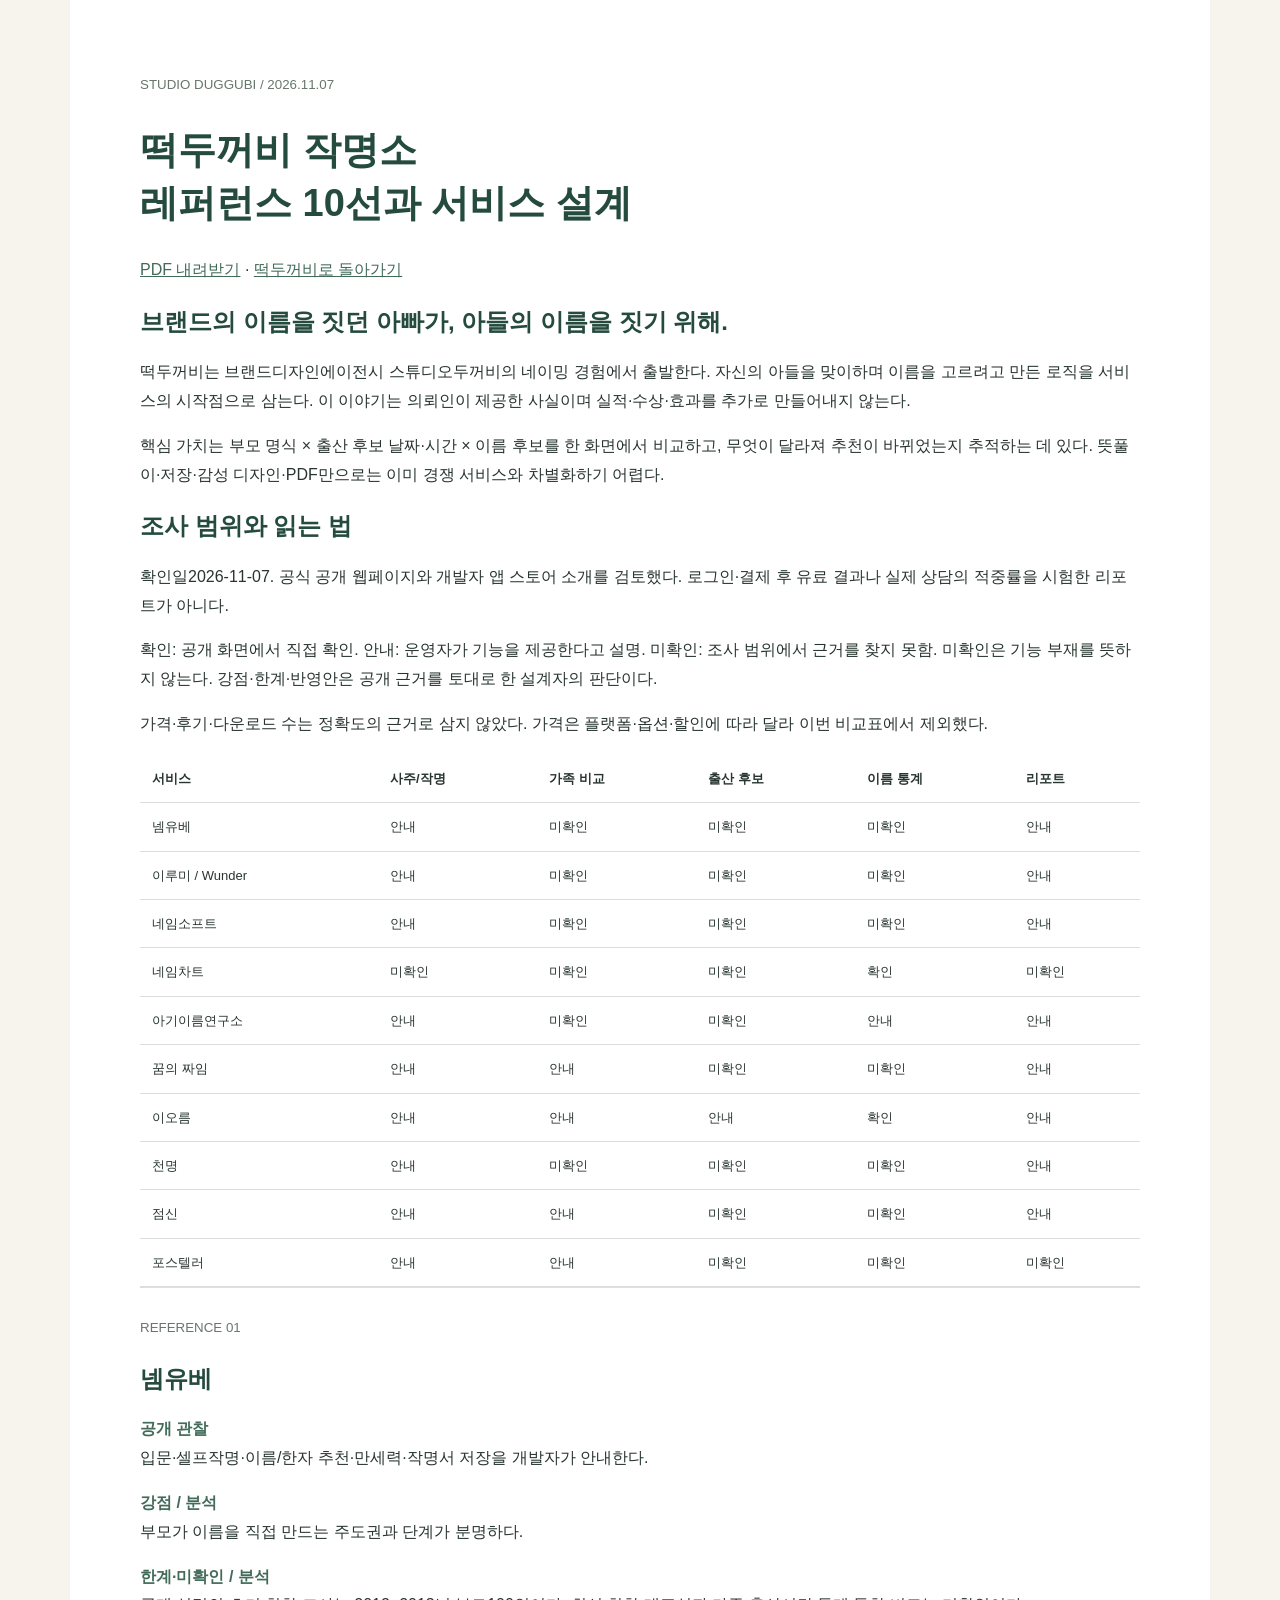
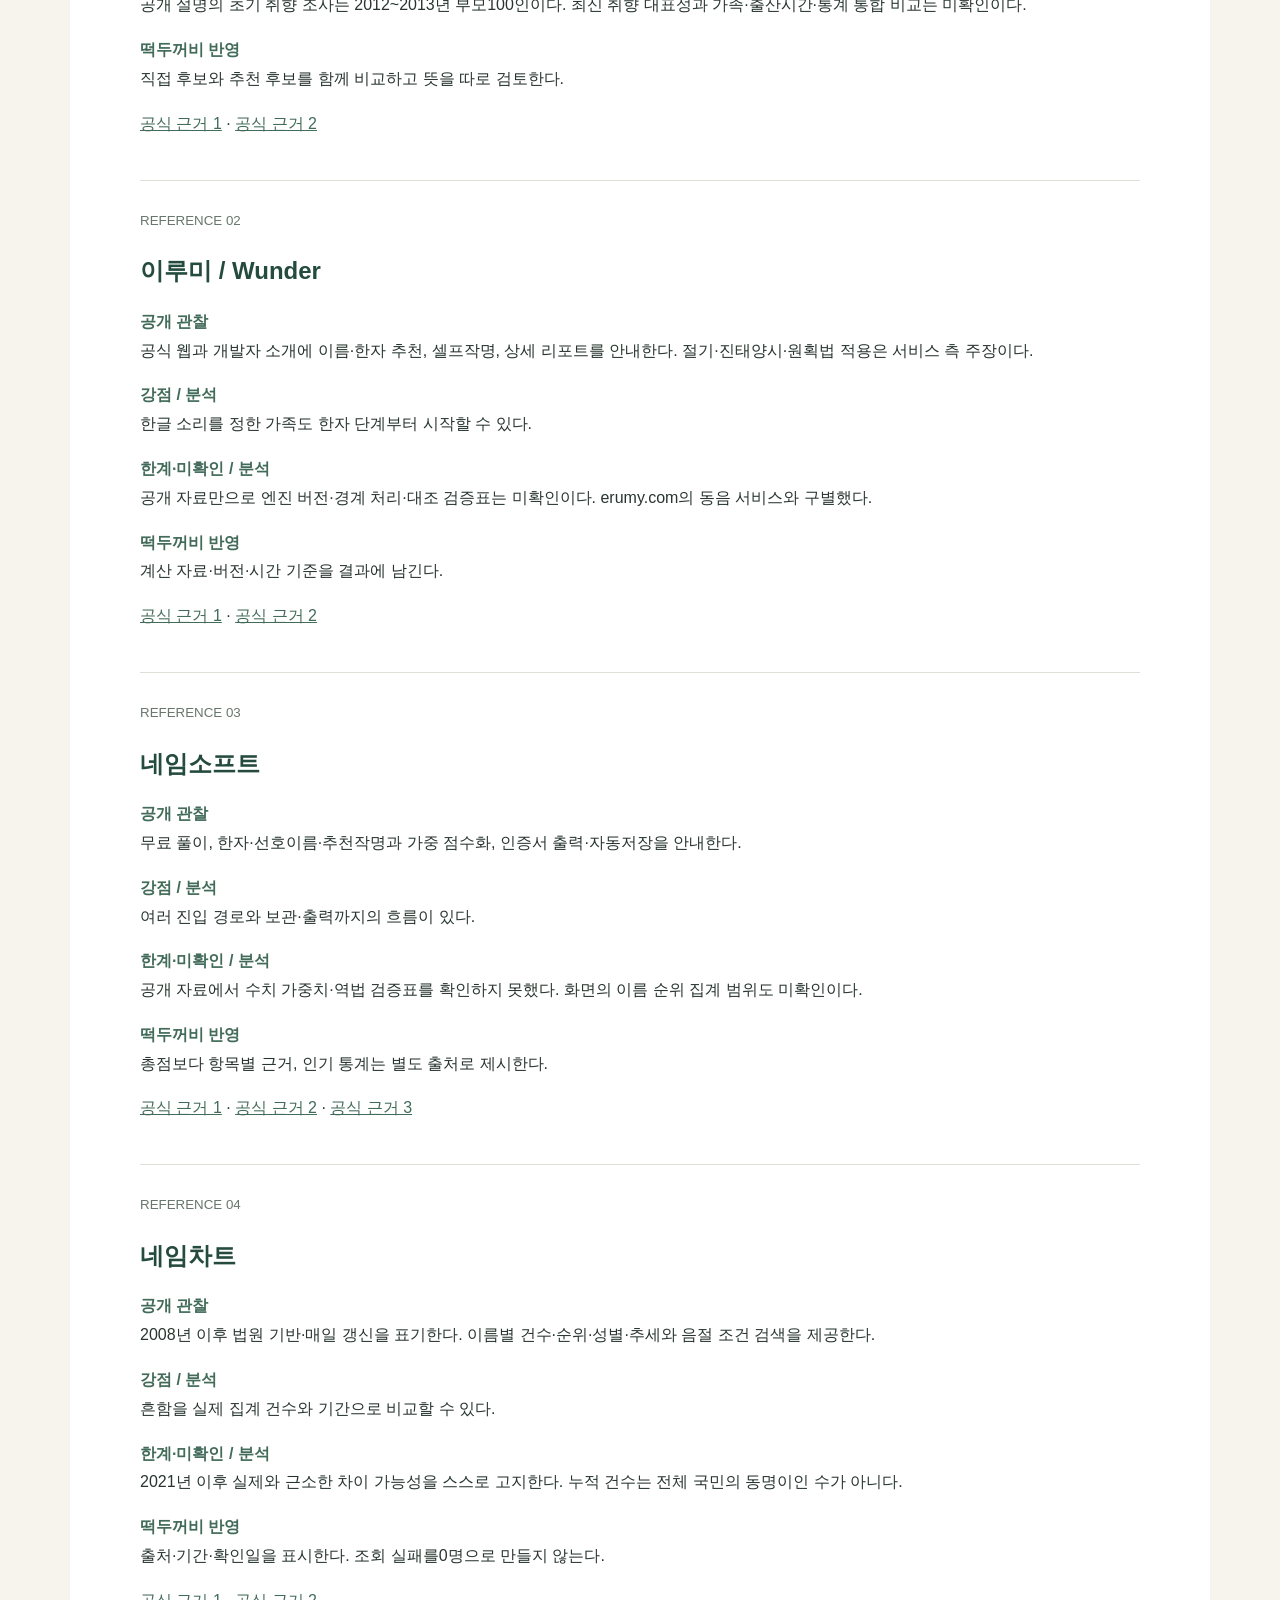
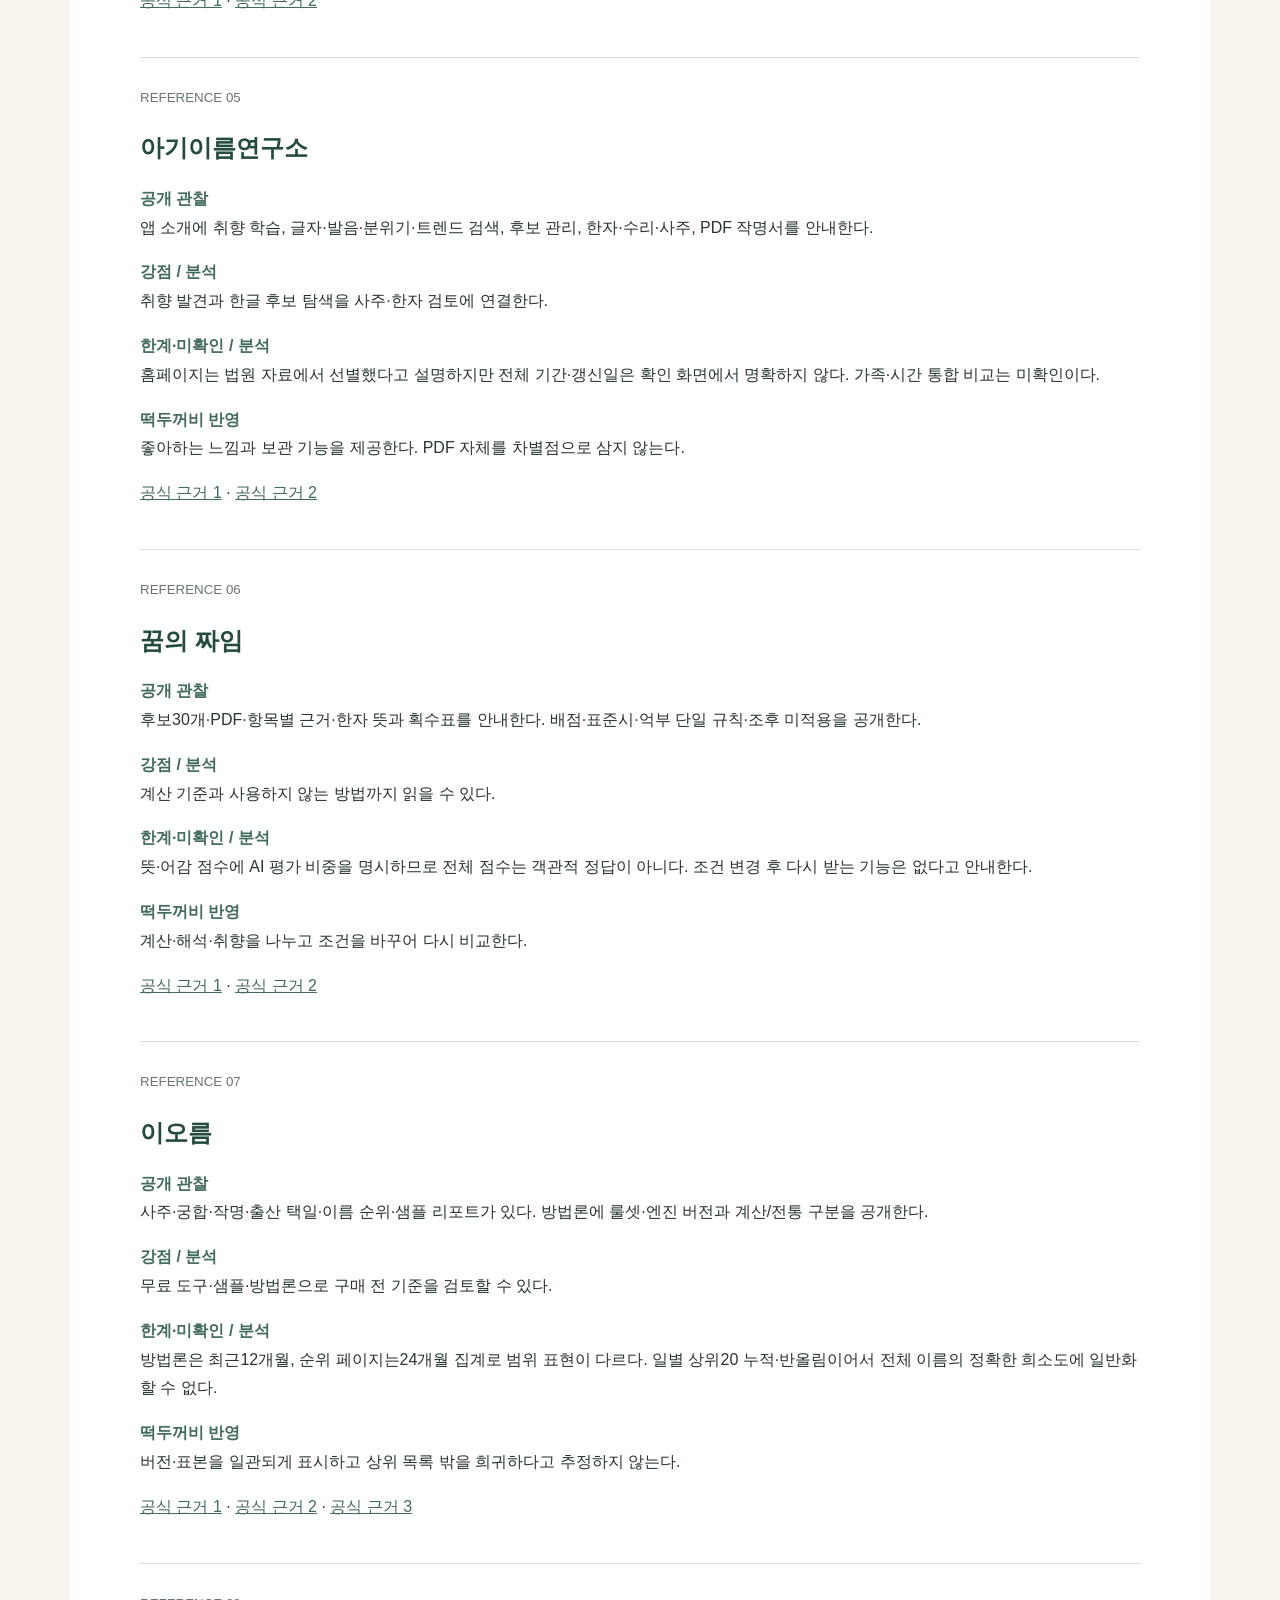
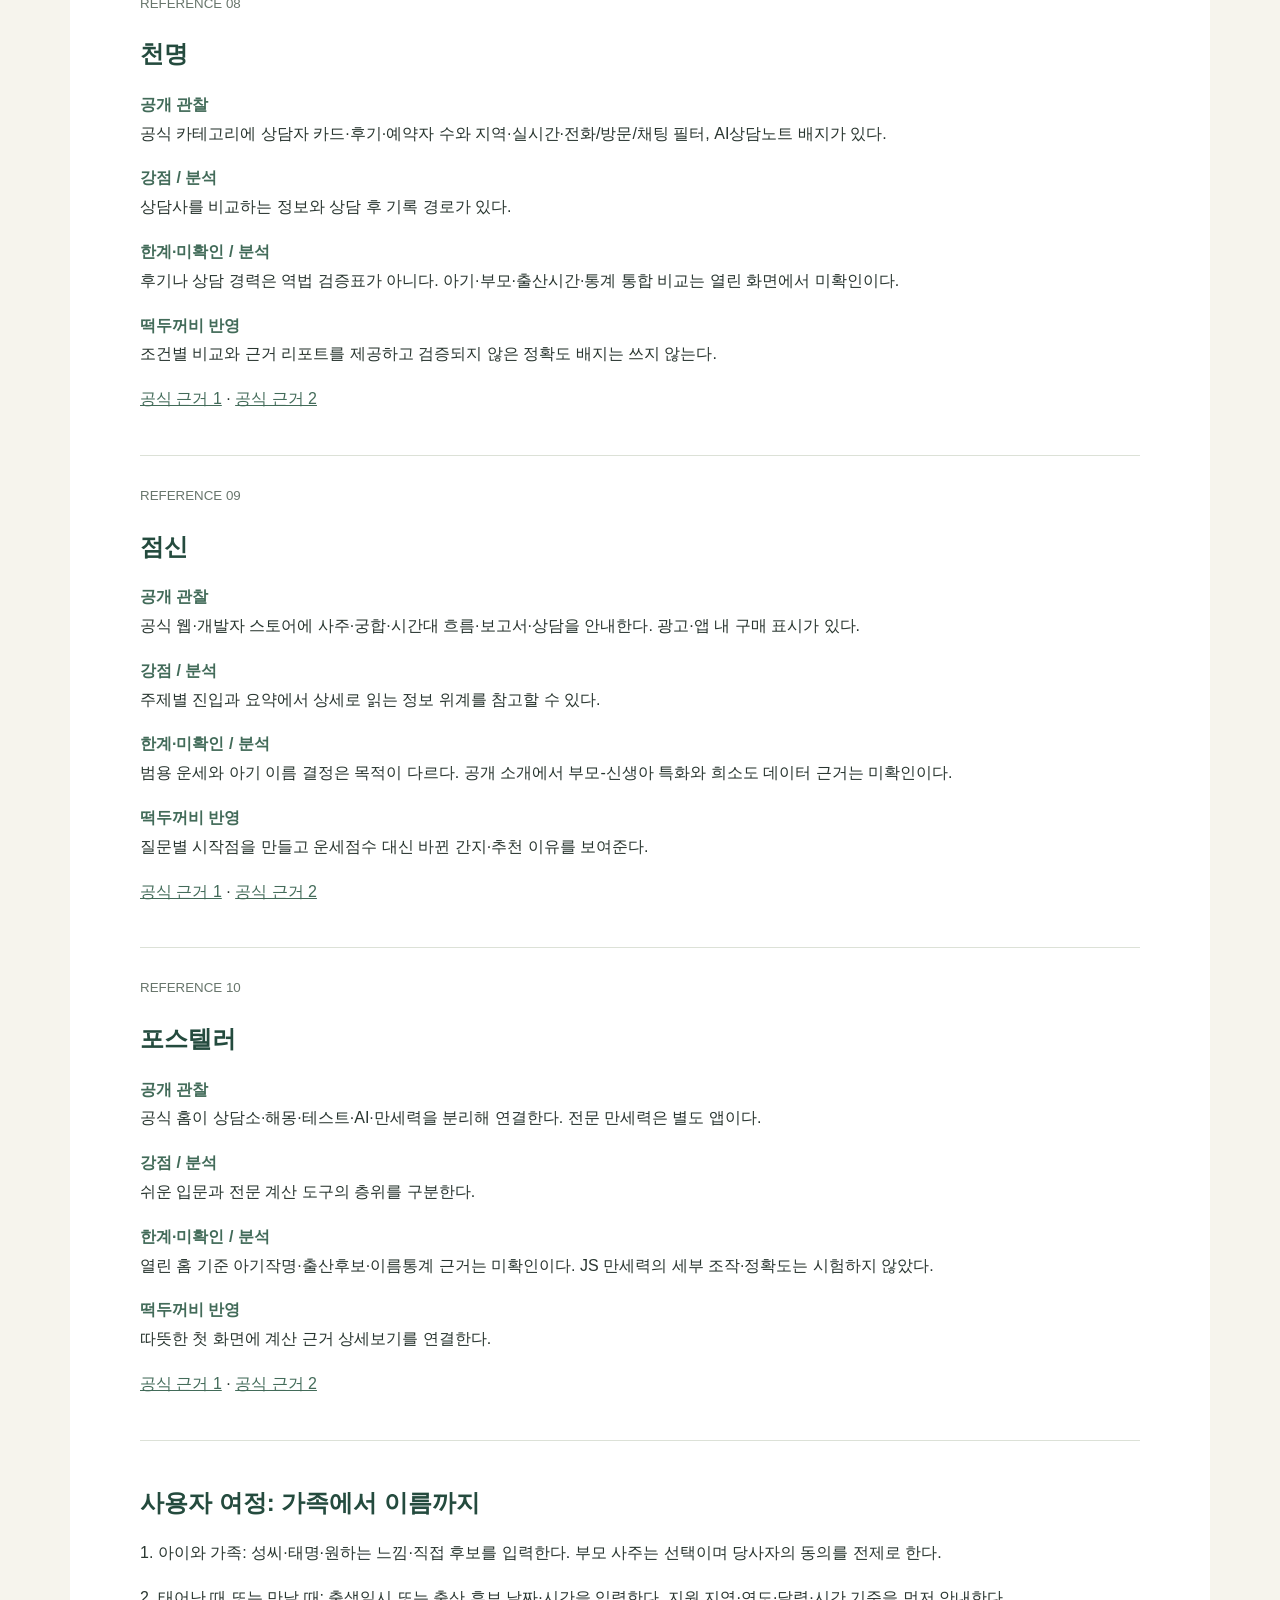
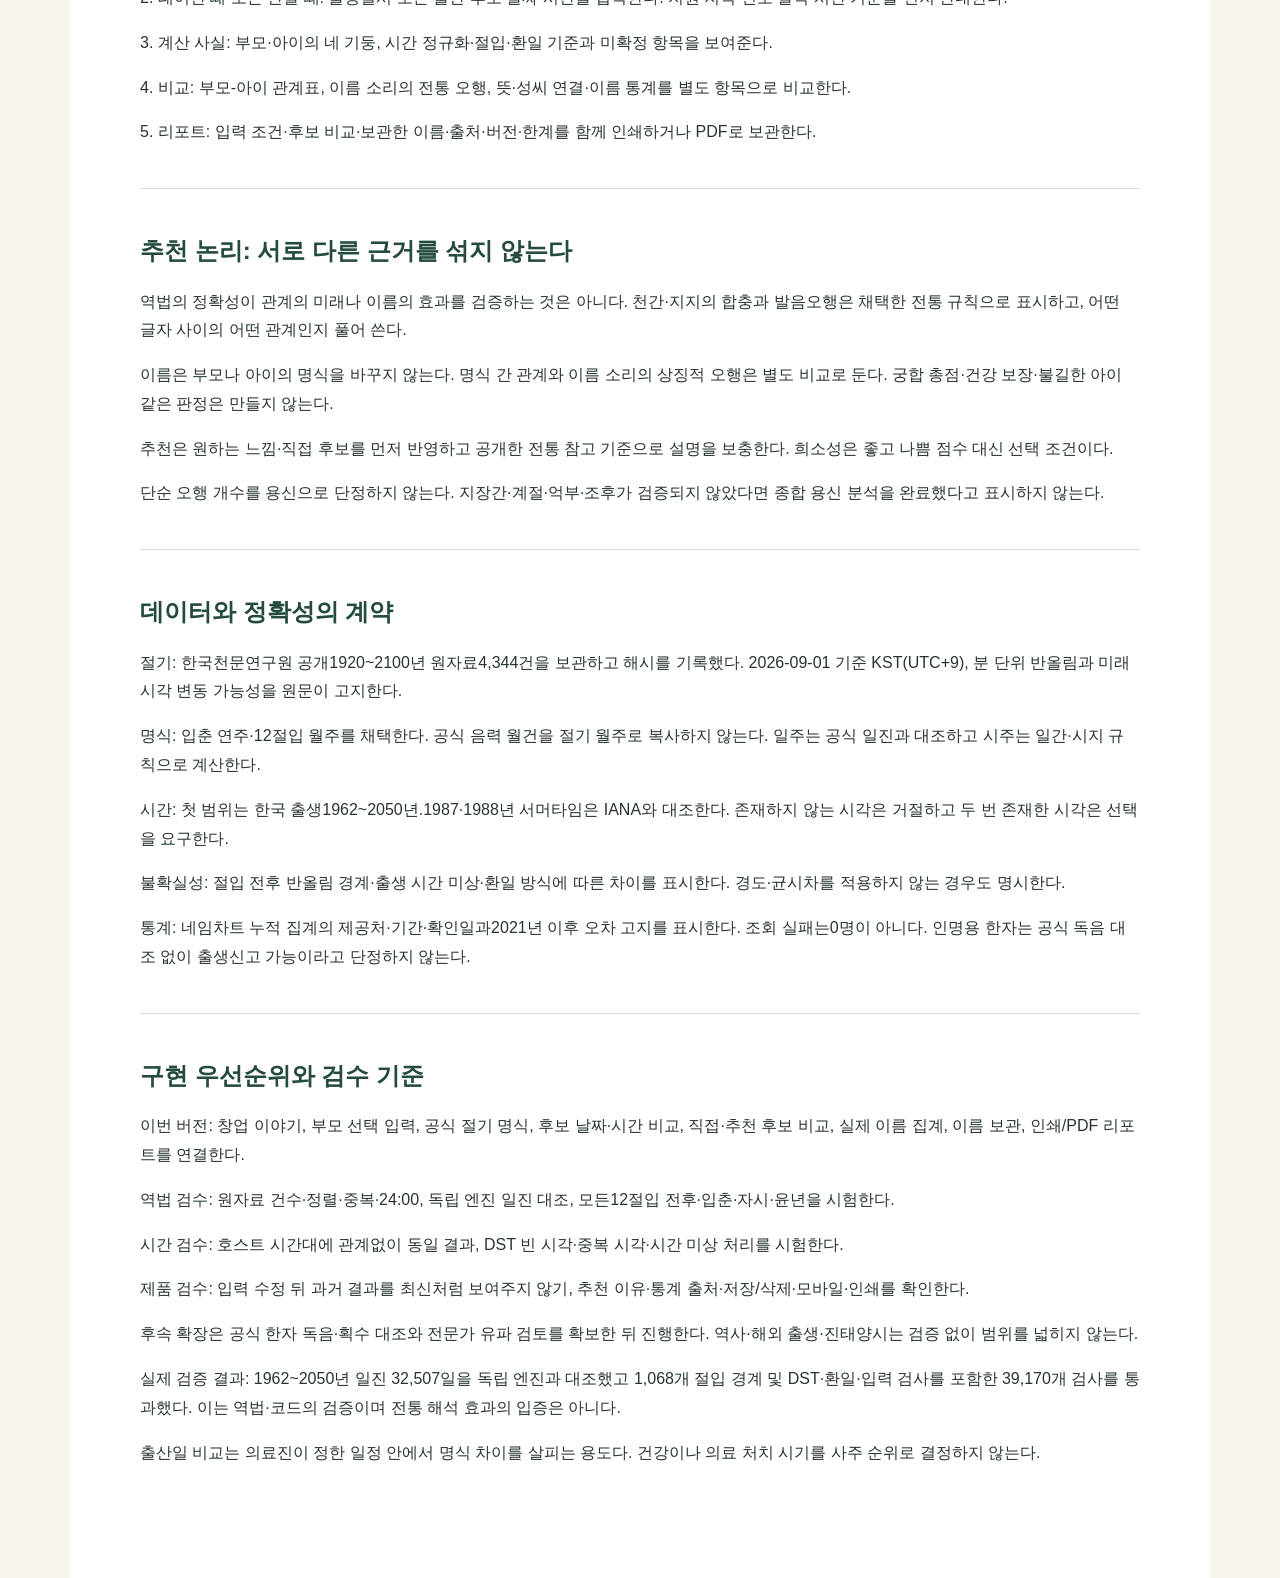
<file: docs/research.html>
<!doctype html><html lang="ko"><meta charset="utf-8"><meta name="viewport" content="width=device-width,initial-scale=1"><title>떡두꺼비 리서치 리포트</title><style>body{font-family:Arial,"Apple SD Gothic Neo",sans-serif;line-height:1.8;color:#28352f;background:#f6f4ed;margin:0}main{max-width:1000px;margin:auto;background:#fff;padding:70px}h1,h2{color:#244b3e;line-height:1.4}h1{font-size:38px}article{border-top:1px solid #dce1d7;padding:25px 0}small{color:#68766c}a{color:#426b59}table{border-collapse:collapse;width:100%;font-size:13px}th,td{padding:12px;border-bottom:1px solid #ddd;text-align:left}.label{font-weight:bold;color:#426b59}@media(max-width:700px){main{padding:24px}h1{font-size:29px}.tablewrap{overflow:auto}}@media print{main{padding:0}article{break-inside:avoid}a{color:inherit}}</style><main><small>STUDIO DUGGUBI / 2026.11.07</small><h1>떡두꺼비 작명소<br>레퍼런스 10선과 서비스 설계</h1><p><a href="reference-report.pdf">PDF 내려받기</a> · <a href="./">떡두꺼비로 돌아가기</a></p>
<h2>브랜드의 이름을 짓던 아빠가, 아들의 이름을 짓기 위해.</h2><p>떡두꺼비는 브랜드디자인에이전시 스튜디오두꺼비의 네이밍 경험에서 출발한다. 자신의 아들을 맞이하며 이름을 고르려고 만든 로직을 서비스의 시작점으로 삼는다. 이 이야기는 의뢰인이 제공한 사실이며 실적·수상·효과를 추가로 만들어내지 않는다.</p><p>핵심 가치는 부모 명식 × 출산 후보 날짜·시간 × 이름 후보를 한 화면에서 비교하고, 무엇이 달라져 추천이 바뀌었는지 추적하는 데 있다. 뜻풀이·저장·감성 디자인·PDF만으로는 이미 경쟁 서비스와 차별화하기 어렵다.</p>
<h2>조사 범위와 읽는 법</h2><p>확인일2026-11-07. 공식 공개 웹페이지와 개발자 앱 스토어 소개를 검토했다. 로그인·결제 후 유료 결과나 실제 상담의 적중률을 시험한 리포트가 아니다.</p><p>확인: 공개 화면에서 직접 확인. 안내: 운영자가 기능을 제공한다고 설명. 미확인: 조사 범위에서 근거를 찾지 못함. 미확인은 기능 부재를 뜻하지 않는다. 강점·한계·반영안은 공개 근거를 토대로 한 설계자의 판단이다.</p><p>가격·후기·다운로드 수는 정확도의 근거로 삼지 않았다. 가격은 플랫폼·옵션·할인에 따라 달라 이번 비교표에서 제외했다.</p>
<div class="tablewrap"><table><tr><th>서비스</th><th>사주/작명</th><th>가족 비교</th><th>출산 후보</th><th>이름 통계</th><th>리포트</th></tr><tr><td>넴유베</td><td>안내</td><td>미확인</td><td>미확인</td><td>미확인</td><td>안내</td></tr><tr><td>이루미 / Wunder</td><td>안내</td><td>미확인</td><td>미확인</td><td>미확인</td><td>안내</td></tr><tr><td>네임소프트</td><td>안내</td><td>미확인</td><td>미확인</td><td>미확인</td><td>안내</td></tr><tr><td>네임차트</td><td>미확인</td><td>미확인</td><td>미확인</td><td>확인</td><td>미확인</td></tr><tr><td>아기이름연구소</td><td>안내</td><td>미확인</td><td>미확인</td><td>안내</td><td>안내</td></tr><tr><td>꿈의 짜임</td><td>안내</td><td>안내</td><td>미확인</td><td>미확인</td><td>안내</td></tr><tr><td>이오름</td><td>안내</td><td>안내</td><td>안내</td><td>확인</td><td>안내</td></tr><tr><td>천명</td><td>안내</td><td>미확인</td><td>미확인</td><td>미확인</td><td>안내</td></tr><tr><td>점신</td><td>안내</td><td>안내</td><td>미확인</td><td>미확인</td><td>안내</td></tr><tr><td>포스텔러</td><td>안내</td><td>안내</td><td>미확인</td><td>미확인</td><td>미확인</td></tr></table></div>
<article><small>REFERENCE 01</small><h2>넴유베</h2>
<p><span class="label">공개 관찰</span><br>입문·셀프작명·이름/한자 추천·만세력·작명서 저장을 개발자가 안내한다.</p>
<p><span class="label">강점 / 분석</span><br>부모가 이름을 직접 만드는 주도권과 단계가 분명하다.</p>
<p><span class="label">한계·미확인 / 분석</span><br>공개 설명의 초기 취향 조사는 2012~2013년 부모100인이다. 최신 취향 대표성과 가족·출산시간·통계 통합 비교는 미확인이다.</p>
<p><span class="label">떡두꺼비 반영</span><br>직접 후보와 추천 후보를 함께 비교하고 뜻을 따로 검토한다.</p>
<p><a href="https://play.google.com/store/apps/details?hl=ko&amp;id=com.naming.usooprj2_4">공식 근거 1</a> · <a href="https://apps.apple.com/kr/app/id975107189">공식 근거 2</a></p></article>
<article><small>REFERENCE 02</small><h2>이루미 / Wunder</h2>
<p><span class="label">공개 관찰</span><br>공식 웹과 개발자 소개에 이름·한자 추천, 셀프작명, 상세 리포트를 안내한다. 절기·진태양시·원획법 적용은 서비스 측 주장이다.</p>
<p><span class="label">강점 / 분석</span><br>한글 소리를 정한 가족도 한자 단계부터 시작할 수 있다.</p>
<p><span class="label">한계·미확인 / 분석</span><br>공개 자료만으로 엔진 버전·경계 처리·대조 검증표는 미확인이다. erumy.com의 동음 서비스와 구별했다.</p>
<p><span class="label">떡두꺼비 반영</span><br>계산 자료·버전·시간 기준을 결과에 남긴다.</p>
<p><a href="https://erumi.app/">공식 근거 1</a> · <a href="https://apps.apple.com/kr/app/id6759095609">공식 근거 2</a></p></article>
<article><small>REFERENCE 03</small><h2>네임소프트</h2>
<p><span class="label">공개 관찰</span><br>무료 풀이, 한자·선호이름·추천작명과 가중 점수화, 인증서 출력·자동저장을 안내한다.</p>
<p><span class="label">강점 / 분석</span><br>여러 진입 경로와 보관·출력까지의 흐름이 있다.</p>
<p><span class="label">한계·미확인 / 분석</span><br>공개 자료에서 수치 가중치·역법 검증표를 확인하지 못했다. 화면의 이름 순위 집계 범위도 미확인이다.</p>
<p><span class="label">떡두꺼비 반영</span><br>총점보다 항목별 근거, 인기 통계는 별도 출처로 제시한다.</p>
<p><a href="https://www.namesoft.co.kr/">공식 근거 1</a> · <a href="https://www.namesoft.co.kr/customer/ser_03.asp">공식 근거 2</a> · <a href="https://www.namesoft.co.kr/customer/ser_02.asp">공식 근거 3</a></p></article>
<article><small>REFERENCE 04</small><h2>네임차트</h2>
<p><span class="label">공개 관찰</span><br>2008년 이후 법원 기반·매일 갱신을 표기한다. 이름별 건수·순위·성별·추세와 음절 조건 검색을 제공한다.</p>
<p><span class="label">강점 / 분석</span><br>흔함을 실제 집계 건수와 기간으로 비교할 수 있다.</p>
<p><span class="label">한계·미확인 / 분석</span><br>2021년 이후 실제와 근소한 차이 가능성을 스스로 고지한다. 누적 건수는 전체 국민의 동명이인 수가 아니다.</p>
<p><span class="label">떡두꺼비 반영</span><br>출처·기간·확인일을 표시한다. 조회 실패를0명으로 만들지 않는다.</p>
<p><a href="https://namechart.kr/">공식 근거 1</a> · <a href="https://www.namechart.kr/name/%EC%84%9C%EC%98%A8">공식 근거 2</a></p></article>
<article><small>REFERENCE 05</small><h2>아기이름연구소</h2>
<p><span class="label">공개 관찰</span><br>앱 소개에 취향 학습, 글자·발음·분위기·트렌드 검색, 후보 관리, 한자·수리·사주, PDF 작명서를 안내한다.</p>
<p><span class="label">강점 / 분석</span><br>취향 발견과 한글 후보 탐색을 사주·한자 검토에 연결한다.</p>
<p><span class="label">한계·미확인 / 분석</span><br>홈페이지는 법원 자료에서 선별했다고 설명하지만 전체 기간·갱신일은 확인 화면에서 명확하지 않다. 가족·시간 통합 비교는 미확인이다.</p>
<p><span class="label">떡두꺼비 반영</span><br>좋아하는 느낌과 보관 기능을 제공한다. PDF 자체를 차별점으로 삼지 않는다.</p>
<p><a href="https://babyname.brenin.app/">공식 근거 1</a> · <a href="https://babyname.brenin.app/app/">공식 근거 2</a></p></article>
<article><small>REFERENCE 06</small><h2>꿈의 짜임</h2>
<p><span class="label">공개 관찰</span><br>후보30개·PDF·항목별 근거·한자 뜻과 획수표를 안내한다. 배점·표준시·억부 단일 규칙·조후 미적용을 공개한다.</p>
<p><span class="label">강점 / 분석</span><br>계산 기준과 사용하지 않는 방법까지 읽을 수 있다.</p>
<p><span class="label">한계·미확인 / 분석</span><br>뜻·어감 점수에 AI 평가 비중을 명시하므로 전체 점수는 객관적 정답이 아니다. 조건 변경 후 다시 받는 기능은 없다고 안내한다.</p>
<p><span class="label">떡두꺼비 반영</span><br>계산·해석·취향을 나누고 조건을 바꾸어 다시 비교한다.</p>
<p><a href="https://kkumjjaim.com/guide">공식 근거 1</a> · <a href="https://kkumjjaim.com/policy/criteria">공식 근거 2</a></p></article>
<article><small>REFERENCE 07</small><h2>이오름</h2>
<p><span class="label">공개 관찰</span><br>사주·궁합·작명·출산 택일·이름 순위·샘플 리포트가 있다. 방법론에 룰셋·엔진 버전과 계산/전통 구분을 공개한다.</p>
<p><span class="label">강점 / 분석</span><br>무료 도구·샘플·방법론으로 구매 전 기준을 검토할 수 있다.</p>
<p><span class="label">한계·미확인 / 분석</span><br>방법론은 최근12개월, 순위 페이지는24개월 집계로 범위 표현이 다르다. 일별 상위20 누적·반올림이어서 전체 이름의 정확한 희소도에 일반화할 수 없다.</p>
<p><span class="label">떡두꺼비 반영</span><br>버전·표본을 일관되게 표시하고 상위 목록 밖을 희귀하다고 추정하지 않는다.</p>
<p><a href="https://www.ioreum.com/services">공식 근거 1</a> · <a href="https://www.ioreum.com/method">공식 근거 2</a> · <a href="https://www.ioreum.com/name-ranking">공식 근거 3</a></p></article>
<article><small>REFERENCE 08</small><h2>천명</h2>
<p><span class="label">공개 관찰</span><br>공식 카테고리에 상담자 카드·후기·예약자 수와 지역·실시간·전화/방문/채팅 필터, AI상담노트 배지가 있다.</p>
<p><span class="label">강점 / 분석</span><br>상담사를 비교하는 정보와 상담 후 기록 경로가 있다.</p>
<p><span class="label">한계·미확인 / 분석</span><br>후기나 상담 경력은 역법 검증표가 아니다. 아기·부모·출산시간·통계 통합 비교는 열린 화면에서 미확인이다.</p>
<p><span class="label">떡두꺼비 반영</span><br>조건별 비교와 근거 리포트를 제공하고 검증되지 않은 정확도 배지는 쓰지 않는다.</p>
<p><a href="https://chunmyung.com/">공식 근거 1</a> · <a href="https://chunmyung.com/category">공식 근거 2</a></p></article>
<article><small>REFERENCE 09</small><h2>점신</h2>
<p><span class="label">공개 관찰</span><br>공식 웹·개발자 스토어에 사주·궁합·시간대 흐름·보고서·상담을 안내한다. 광고·앱 내 구매 표시가 있다.</p>
<p><span class="label">강점 / 분석</span><br>주제별 진입과 요약에서 상세로 읽는 정보 위계를 참고할 수 있다.</p>
<p><span class="label">한계·미확인 / 분석</span><br>범용 운세와 아기 이름 결정은 목적이 다르다. 공개 소개에서 부모-신생아 특화와 희소도 데이터 근거는 미확인이다.</p>
<p><span class="label">떡두꺼비 반영</span><br>질문별 시작점을 만들고 운세점수 대신 바뀐 간지·추천 이유를 보여준다.</p>
<p><a href="https://www.jeomsin.co.kr/">공식 근거 1</a> · <a href="https://play.google.com/store/apps/details?id=handasoft.mobile.divination&amp;hl=ko">공식 근거 2</a></p></article>
<article><small>REFERENCE 10</small><h2>포스텔러</h2>
<p><span class="label">공개 관찰</span><br>공식 홈이 상담소·해몽·테스트·AI·만세력을 분리해 연결한다. 전문 만세력은 별도 앱이다.</p>
<p><span class="label">강점 / 분석</span><br>쉬운 입문과 전문 계산 도구의 층위를 구분한다.</p>
<p><span class="label">한계·미확인 / 분석</span><br>열린 홈 기준 아기작명·출산후보·이름통계 근거는 미확인이다. JS 만세력의 세부 조작·정확도는 시험하지 않았다.</p>
<p><span class="label">떡두꺼비 반영</span><br>따뜻한 첫 화면에 계산 근거 상세보기를 연결한다.</p>
<p><a href="https://forceteller.com/">공식 근거 1</a> · <a href="https://pro.forceteller.com/">공식 근거 2</a></p></article>
<article><h2>사용자 여정: 가족에서 이름까지</h2><p>1. 아이와 가족: 성씨·태명·원하는 느낌·직접 후보를 입력한다. 부모 사주는 선택이며 당사자의 동의를 전제로 한다.</p><p>2. 태어난 때 또는 만날 때: 출생일시 또는 출산 후보 날짜·시간을 입력한다. 지원 지역·연도·달력·시간 기준을 먼저 안내한다.</p><p>3. 계산 사실: 부모·아이의 네 기둥, 시간 정규화·절입·환일 기준과 미확정 항목을 보여준다.</p><p>4. 비교: 부모-아이 관계표, 이름 소리의 전통 오행, 뜻·성씨 연결·이름 통계를 별도 항목으로 비교한다.</p><p>5. 리포트: 입력 조건·후보 비교·보관한 이름·출처·버전·한계를 함께 인쇄하거나 PDF로 보관한다.</p></article>
<article><h2>추천 논리: 서로 다른 근거를 섞지 않는다</h2><p>역법의 정확성이 관계의 미래나 이름의 효과를 검증하는 것은 아니다. 천간·지지의 합충과 발음오행은 채택한 전통 규칙으로 표시하고, 어떤 글자 사이의 어떤 관계인지 풀어 쓴다.</p><p>이름은 부모나 아이의 명식을 바꾸지 않는다. 명식 간 관계와 이름 소리의 상징적 오행은 별도 비교로 둔다. 궁합 총점·건강 보장·불길한 아이 같은 판정은 만들지 않는다.</p><p>추천은 원하는 느낌·직접 후보를 먼저 반영하고 공개한 전통 참고 기준으로 설명을 보충한다. 희소성은 좋고 나쁨 점수 대신 선택 조건이다.</p><p>단순 오행 개수를 용신으로 단정하지 않는다. 지장간·계절·억부·조후가 검증되지 않았다면 종합 용신 분석을 완료했다고 표시하지 않는다.</p></article>
<article><h2>데이터와 정확성의 계약</h2><p>절기: 한국천문연구원 공개1920~2100년 원자료4,344건을 보관하고 해시를 기록했다. 2026-09-01 기준 KST(UTC+9), 분 단위 반올림과 미래 시각 변동 가능성을 원문이 고지한다.</p><p>명식: 입춘 연주·12절입 월주를 채택한다. 공식 음력 월건을 절기 월주로 복사하지 않는다. 일주는 공식 일진과 대조하고 시주는 일간·시지 규칙으로 계산한다.</p><p>시간: 첫 범위는 한국 출생1962~2050년.1987·1988년 서머타임은 IANA와 대조한다. 존재하지 않는 시각은 거절하고 두 번 존재한 시각은 선택을 요구한다.</p><p>불확실성: 절입 전후 반올림 경계·출생 시간 미상·환일 방식에 따른 차이를 표시한다. 경도·균시차를 적용하지 않는 경우도 명시한다.</p><p>통계: 네임차트 누적 집계의 제공처·기간·확인일과2021년 이후 오차 고지를 표시한다. 조회 실패는0명이 아니다. 인명용 한자는 공식 독음 대조 없이 출생신고 가능이라고 단정하지 않는다.</p></article>
<article><h2>구현 우선순위와 검수 기준</h2><p>이번 버전: 창업 이야기, 부모 선택 입력, 공식 절기 명식, 후보 날짜·시간 비교, 직접·추천 후보 비교, 실제 이름 집계, 이름 보관, 인쇄/PDF 리포트를 연결한다.</p><p>역법 검수: 원자료 건수·정렬·중복·24:00, 독립 엔진 일진 대조, 모든12절입 전후·입춘·자시·윤년을 시험한다.</p><p>시간 검수: 호스트 시간대에 관계없이 동일 결과, DST 빈 시각·중복 시각·시간 미상 처리를 시험한다.</p><p>제품 검수: 입력 수정 뒤 과거 결과를 최신처럼 보여주지 않기, 추천 이유·통계 출처·저장/삭제·모바일·인쇄를 확인한다.</p><p>후속 확장은 공식 한자 독음·획수 대조와 전문가 유파 검토를 확보한 뒤 진행한다. 역사·해외 출생·진태양시는 검증 없이 범위를 넓히지 않는다.</p><p>실제 검증 결과: 1962~2050년 일진 32,507일을 독립 엔진과 대조했고 1,068개 절입 경계 및 DST·환일·입력 검사를 포함한 39,170개 검사를 통과했다. 이는 역법·코드의 검증이며 전통 해석 효과의 입증은 아니다.</p><p>출산일 비교는 의료진이 정한 일정 안에서 명식 차이를 살피는 용도다. 건강이나 의료 처치 시기를 사주 순위로 결정하지 않는다.</p></article>
</main></html>
</file>
